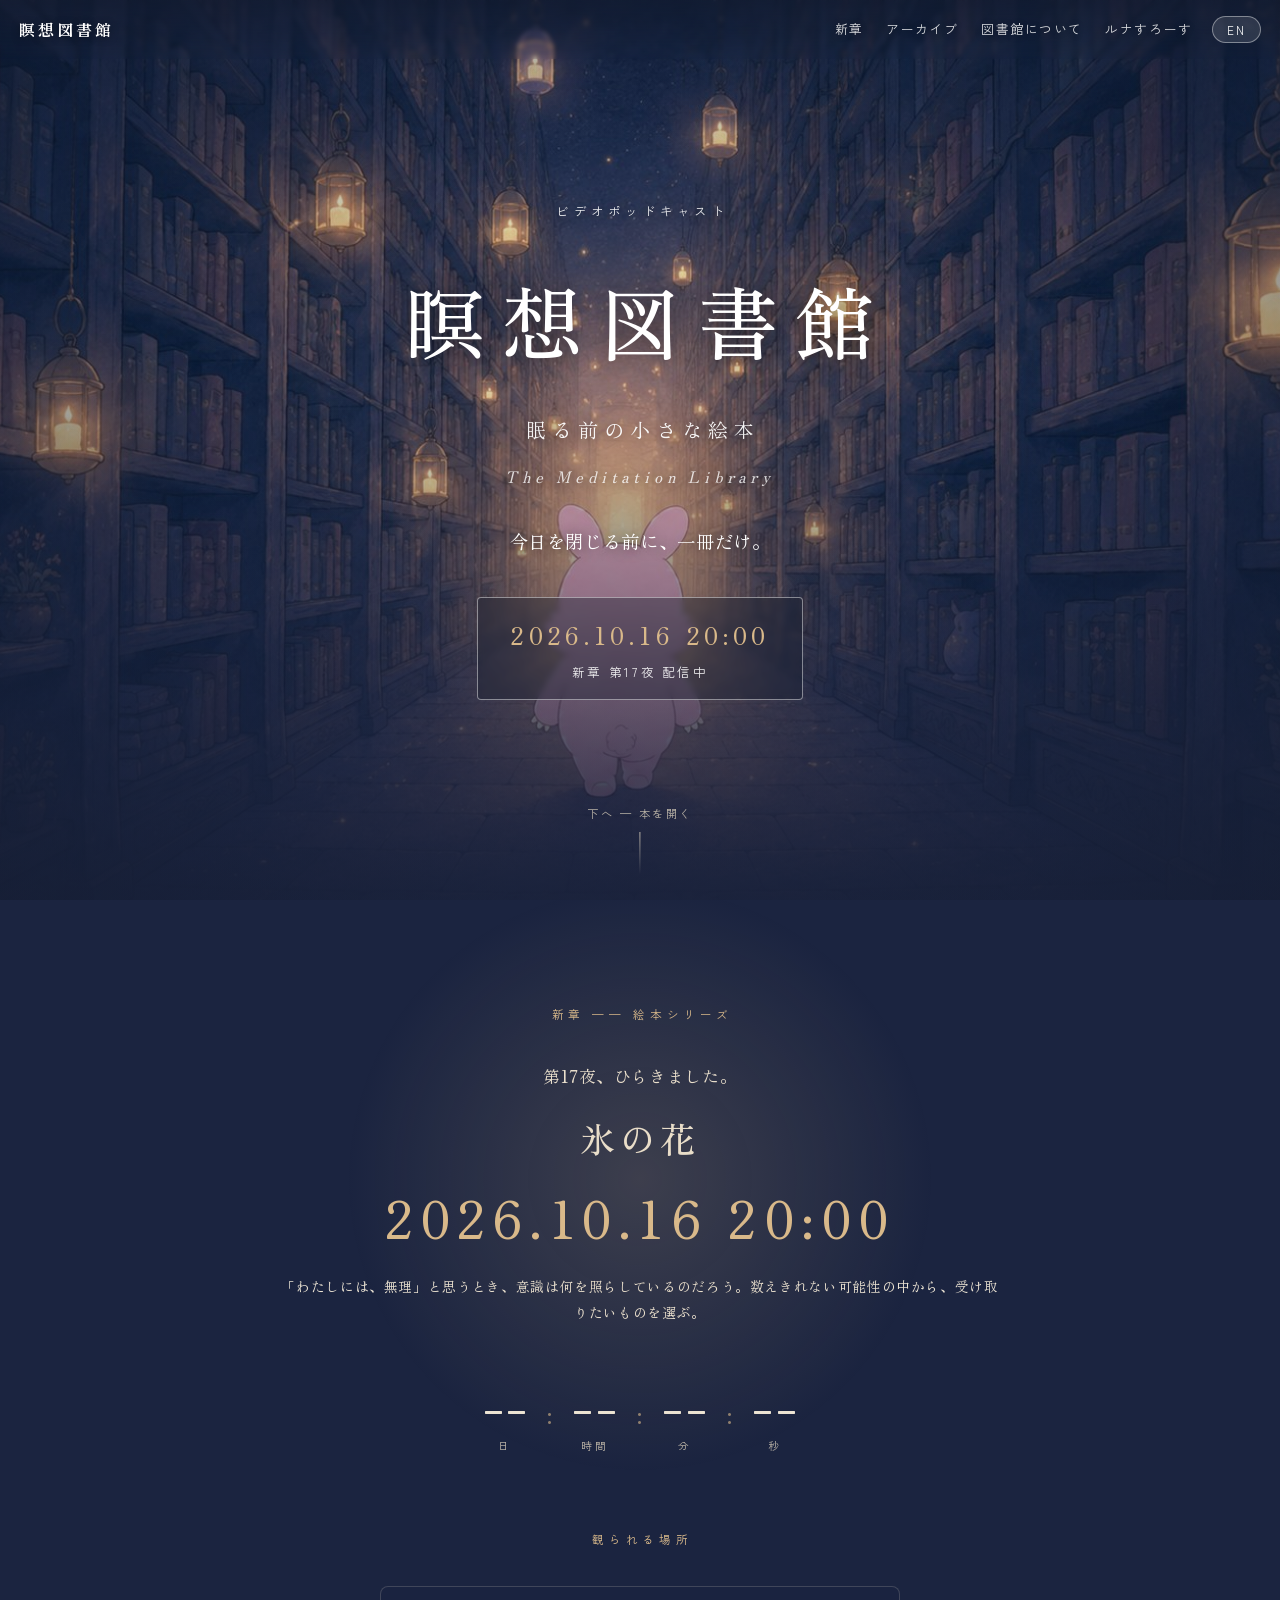
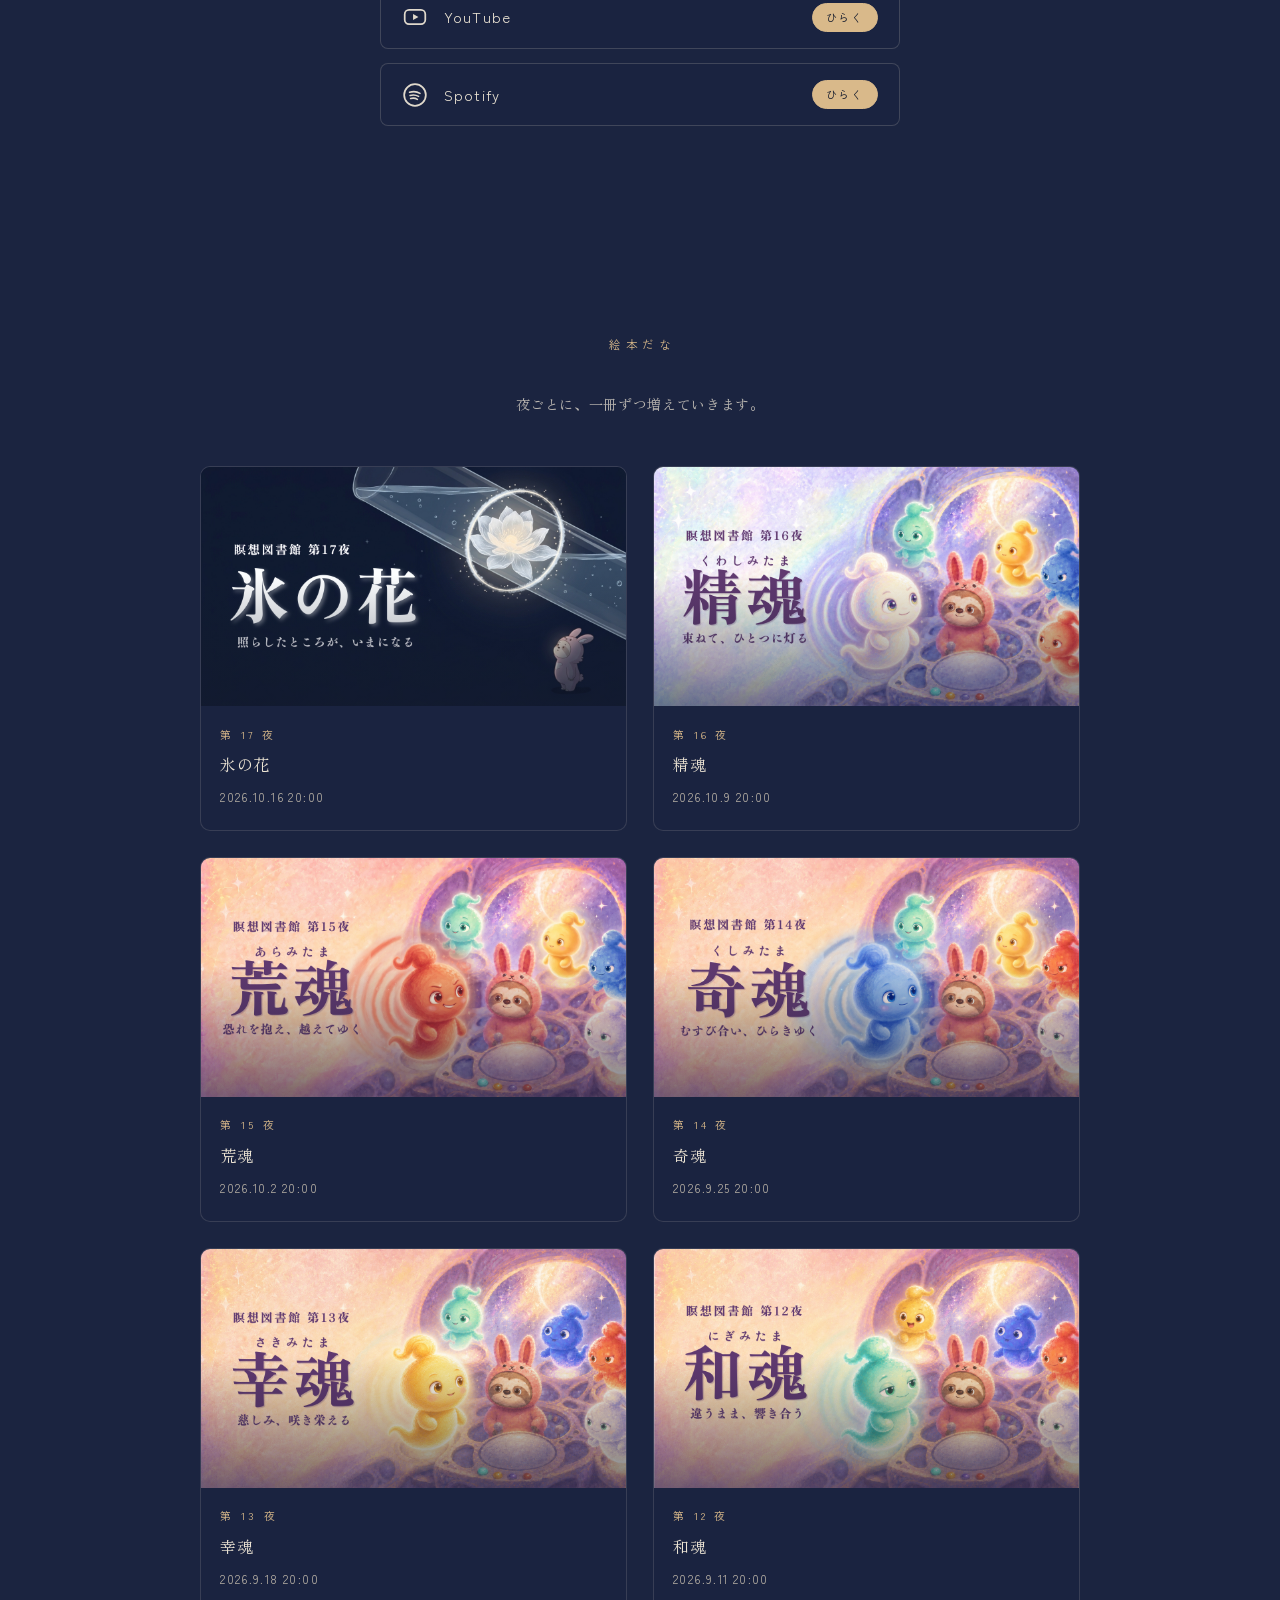
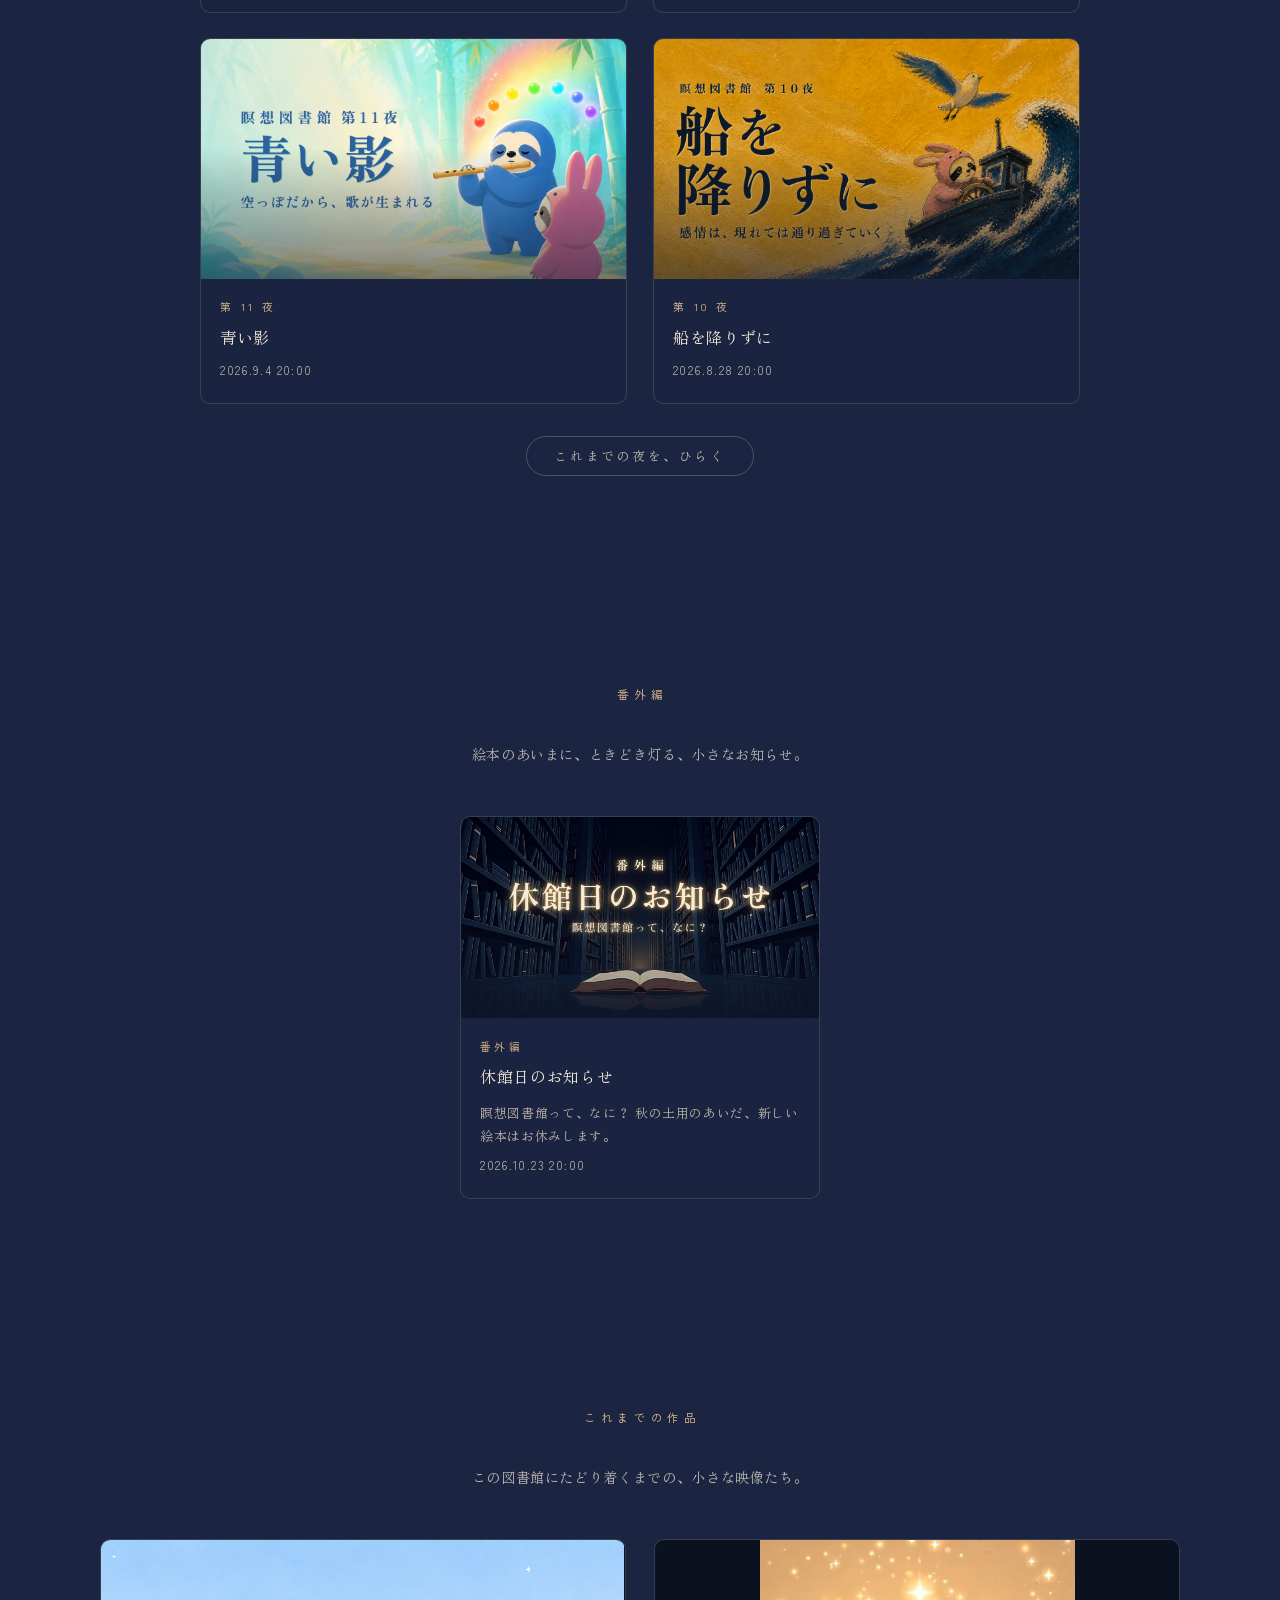
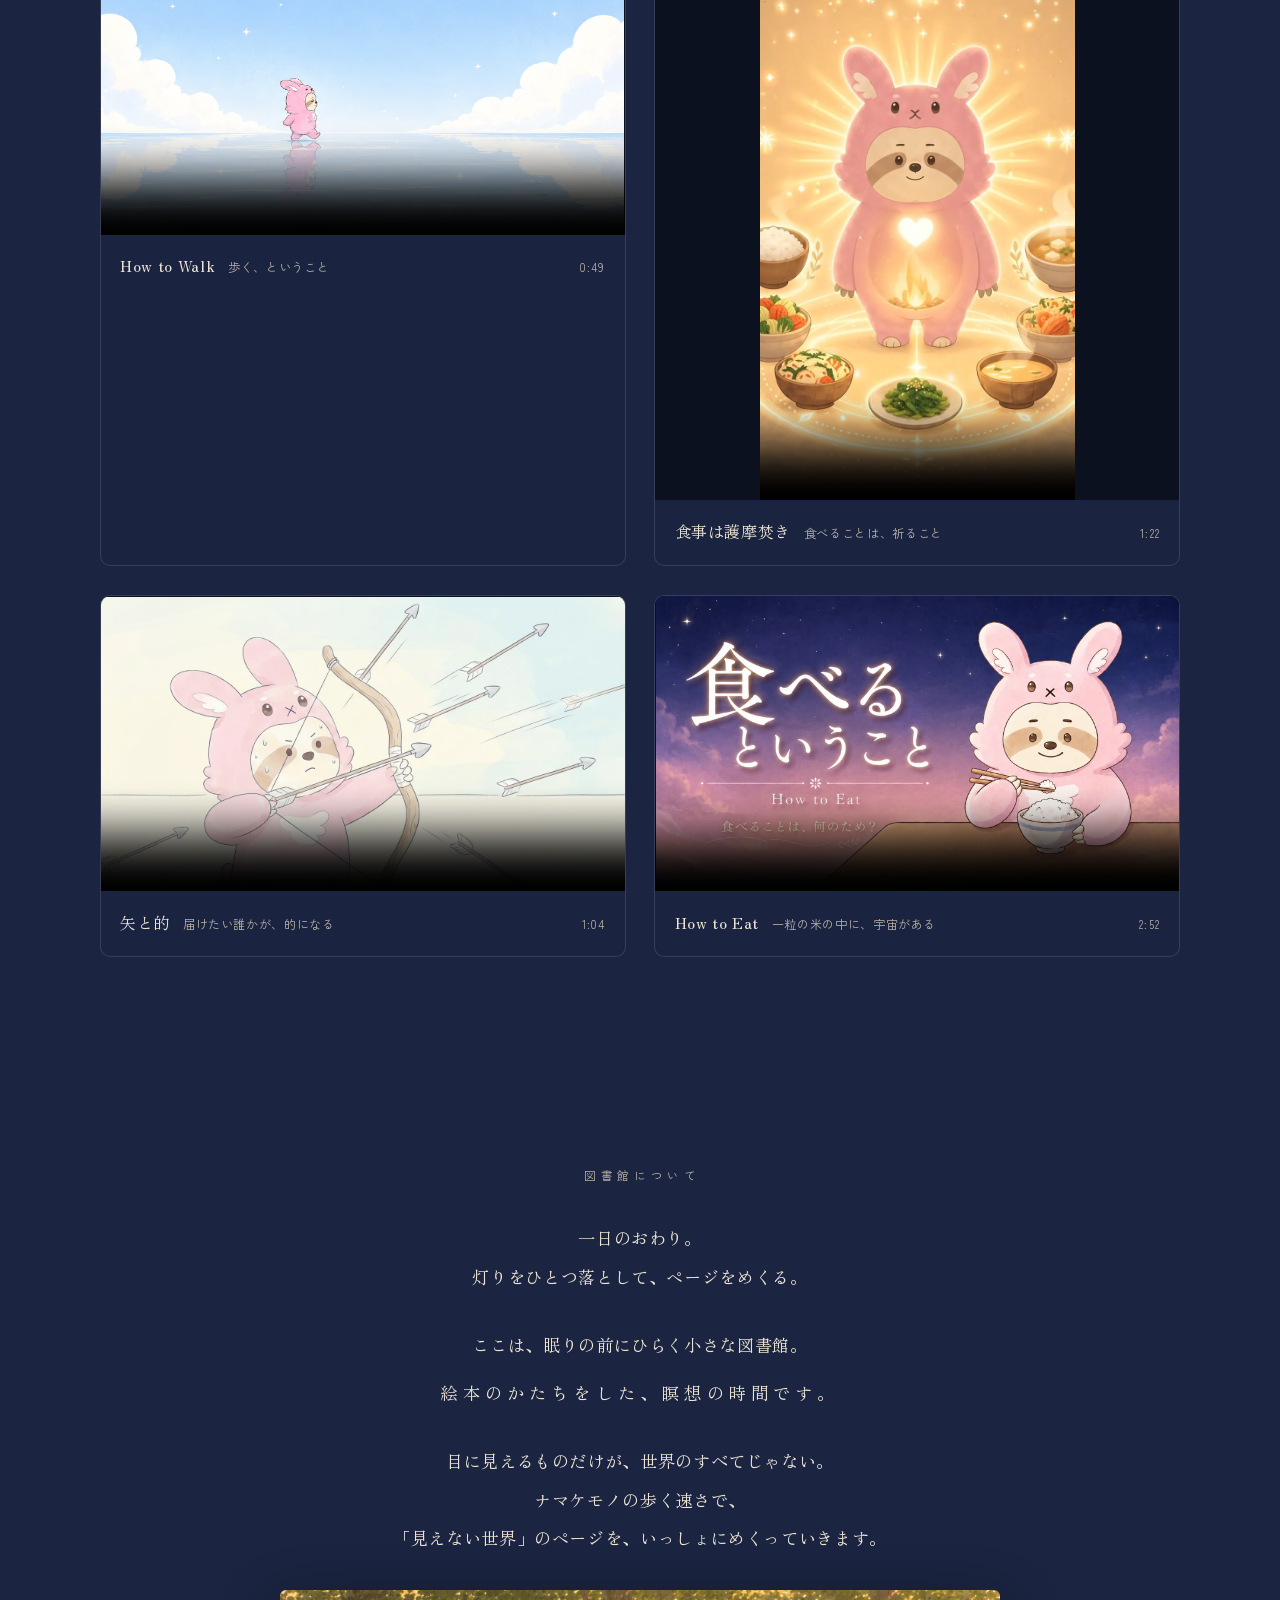
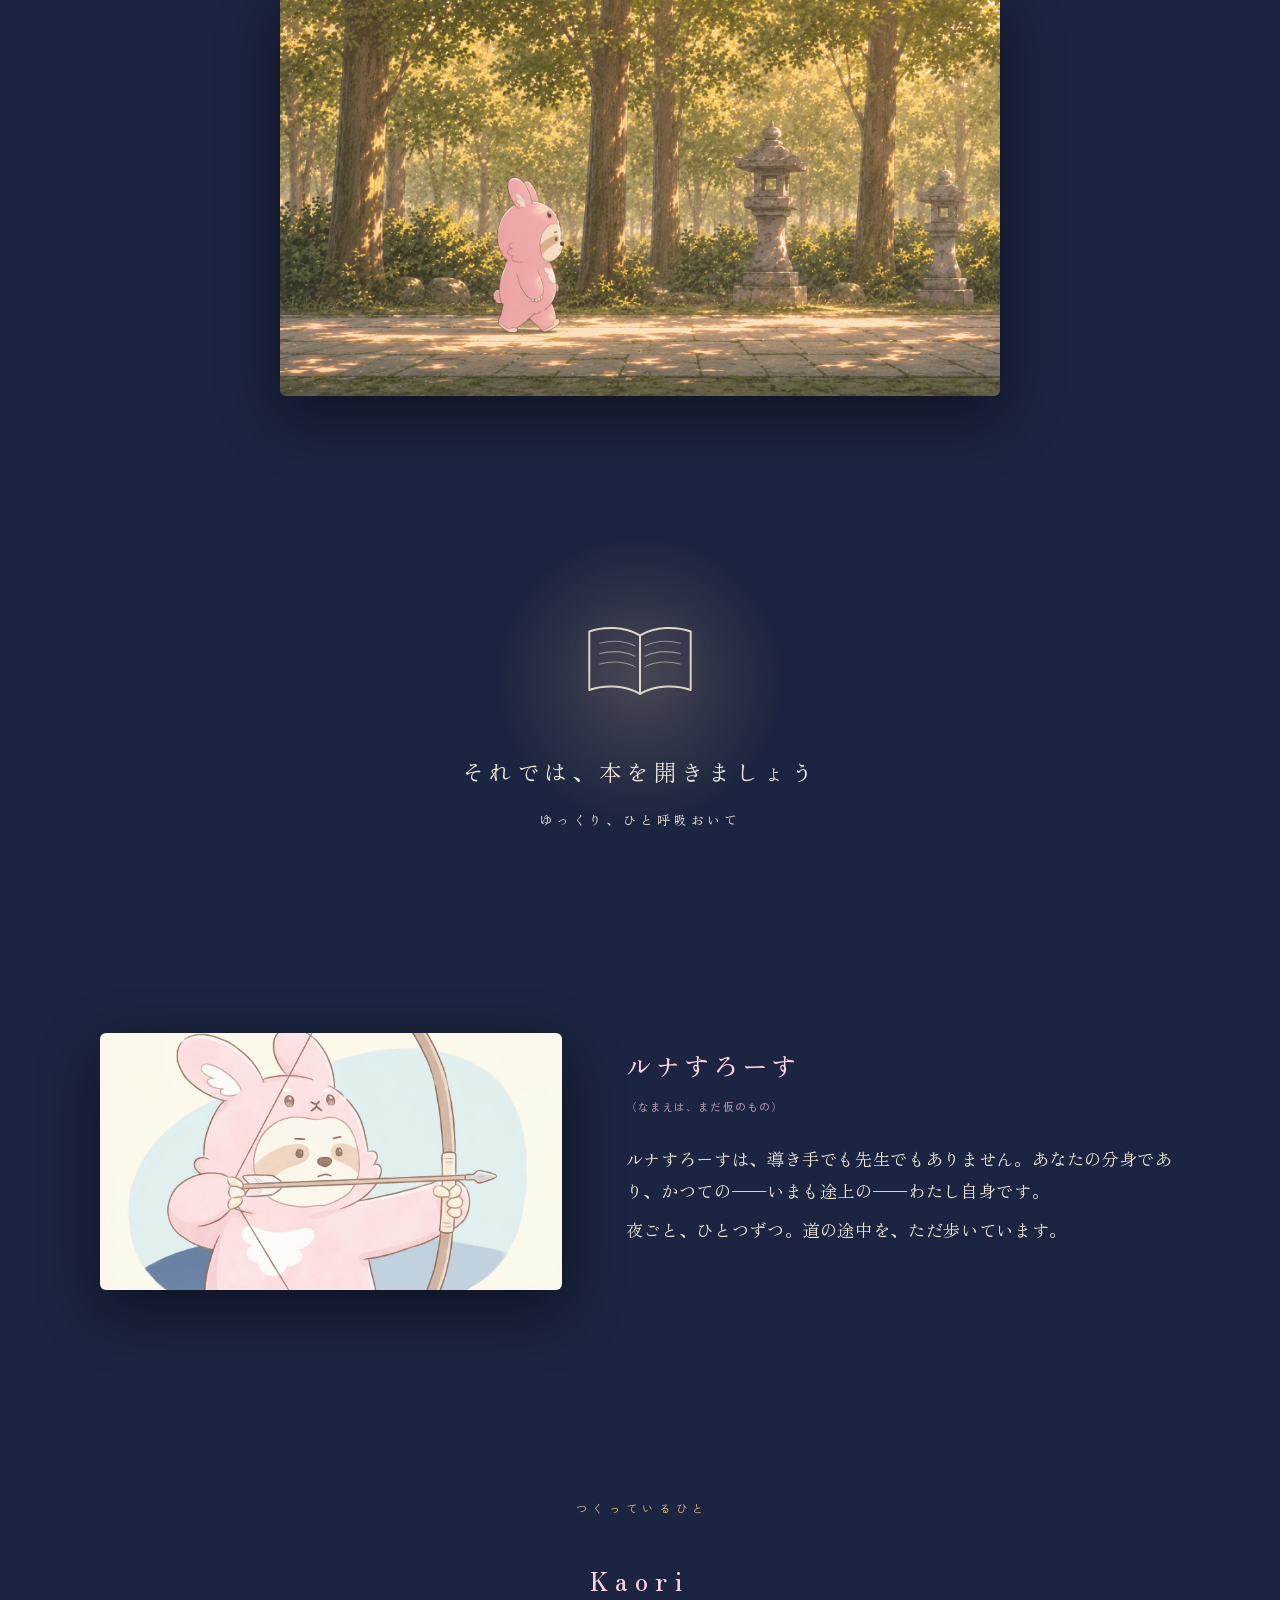
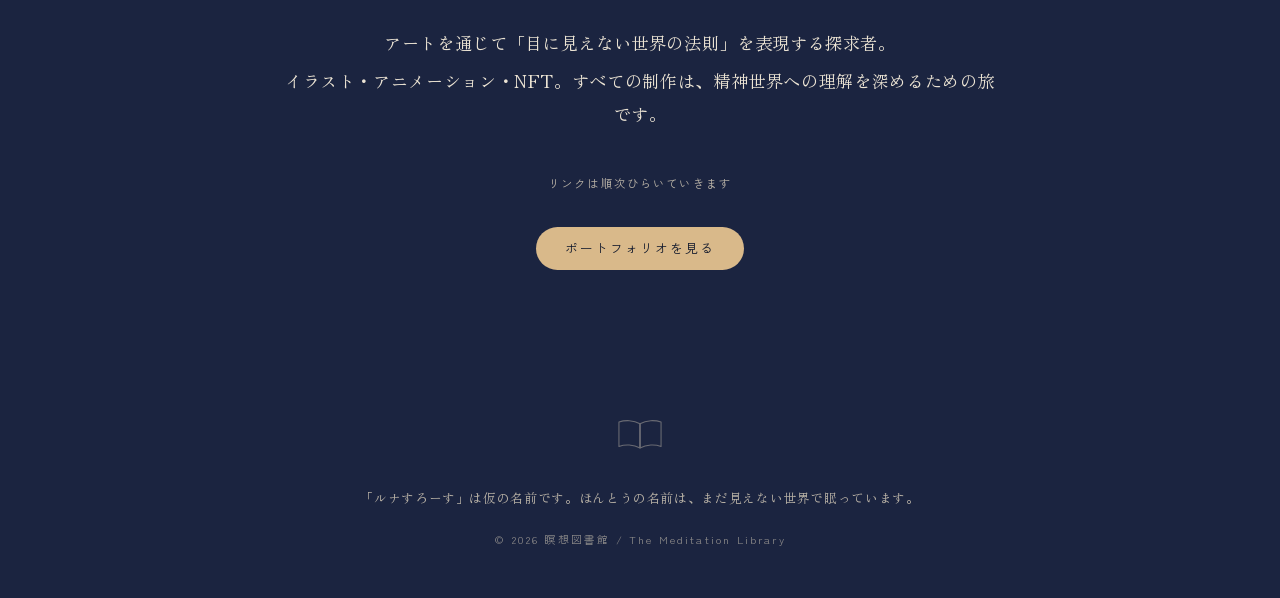
<file: index.html>
<!DOCTYPE html>
<html lang="ja">
<head>
<meta charset="UTF-8">
<meta name="viewport" content="width=device-width, initial-scale=1.0">
<title>瞑想図書館 ── 眠る前の小さな絵本 | The Meditation Library</title>
<meta name="description" content="今日を閉じる前に、一冊だけ。眠りの前にひらく、絵本のかたちをした瞑想の時間。ナマケモノの歩く速さで「見えない世界」のページをめくるビデオポッドキャスト。毎週金曜 20:00 配信。">
<meta property="og:title" content="瞑想図書館 ── 眠る前の小さな絵本">
<meta property="og:description" content="今日を閉じる前に、一冊だけ。毎週金曜 20:00 配信。">
<meta property="og:image" content="https://meditation-library.pages.dev/assets/img/og_card.png">
<meta property="og:url" content="https://meditation-library.pages.dev/">
<meta property="og:type" content="website">
<meta name="twitter:card" content="summary_large_image">
<meta name="twitter:title" content="瞑想図書館 ── 眠る前の小さな絵本">
<meta name="twitter:description" content="今日を閉じる前に、一冊だけ。毎週金曜 20:00 配信。">
<meta name="twitter:image" content="https://meditation-library.pages.dev/assets/img/og_card.png">
<link rel="icon" href="assets/img/favicon.svg" type="image/svg+xml">
<link rel="preconnect" href="https://fonts.googleapis.com">
<link rel="preconnect" href="https://fonts.gstatic.com" crossorigin>
<link href="https://fonts.googleapis.com/css2?family=Zen+Old+Mincho:wght@400;500;700&family=Zen+Kaku+Gothic+New:wght@300;400;500&display=swap" rel="stylesheet">
<link rel="stylesheet" href="assets/css/style.css">
</head>
<body data-lang="ja">

<!-- 星空レイヤー（夜が深まるほど現れる） -->
<div class="stars" aria-hidden="true"></div>

<!-- ヘッダー -->
<header class="site-header">
  <a class="brand" href="#top">瞑想図書館</a>
  <nav class="nav">
    <a href="#premiere" data-i18n="nav.shincho">新章</a>
    <a href="#archive" data-i18n="nav.archive">アーカイブ</a>
    <a href="#concept" data-i18n="nav.concept">図書館について</a>
    <a href="#luna" data-i18n="nav.luna">ルナすろーす</a>
  </nav>
  <button class="lang-toggle" id="langToggle" data-i18n="lang.toggle">EN</button>
</header>

<main id="top">

  <!-- ═══════════ ヒーロー：図書館の扉 ═══════════ -->
  <section class="hero" id="hero">
    <div class="hero-bg" id="heroBg"><!-- JSで生成（カバー画像 or 既存画像） --></div>
    <div class="hero-veil"></div>
    <div class="hero-inner">
      <p class="hero-kicker" data-i18n="hero.kicker">ビデオポッドキャスト</p>
      <h1 class="hero-title" data-i18n="hero.title">瞑想図書館</h1>
      <p class="hero-subtitle" data-i18n="hero.subtitle">眠る前の小さな絵本</p>
      <p class="hero-en">The Meditation Library</p>
      <p class="hero-tagline" data-i18n="hero.tagline">今日を閉じる前に、一冊だけ。</p>
      <p class="hero-premiere">
        <span class="hero-date" id="heroDate"></span>
        <span class="hero-ep" id="heroEp"></span>
      </p>
    </div>
    <a class="scroll-cue" href="#premiere">
      <span data-i18n="hero.scroll">下へ — 本を開く</span>
      <span class="scroll-line"></span>
    </a>
  </section>

  <!-- ═══════════ 新章 ── 絵本シリーズ（カウントダウン） ═══════════ -->
  <section class="section premiere" id="premiere" data-zone="night">
    <div class="premiere-glow" aria-hidden="true"></div>
    <div class="container narrow center">
      <p class="kicker gold" data-i18n="premiere.kicker">新章 ── 絵本シリーズ</p>
      <p class="premiere-lead reveal" id="premiereLead"></p>
      <h2 class="premiere-eptitle" id="premiereEpTitle"></h2>
      <p class="premiere-date" id="premiereDate"></p>
      <p class="premiere-note reveal" id="premiereNote"></p>

      <div class="countdown" id="countdown" role="timer">
        <div class="cd-unit"><span class="cd-num" id="cdDays">--</span><span class="cd-label" data-i18n="cd.days">日</span></div>
        <div class="cd-sep">:</div>
        <div class="cd-unit"><span class="cd-num" id="cdHours">--</span><span class="cd-label" data-i18n="cd.hours">時間</span></div>
        <div class="cd-sep">:</div>
        <div class="cd-unit"><span class="cd-num" id="cdMins">--</span><span class="cd-label" data-i18n="cd.mins">分</span></div>
        <div class="cd-sep">:</div>
        <div class="cd-unit"><span class="cd-num" id="cdSecs">--</span><span class="cd-label" data-i18n="cd.secs">秒</span></div>
      </div>
      <p class="premiere-live" id="premiereLive" data-i18n="premiere.live" hidden>新章が、はじまりました</p>

      <!-- 観られる場所 -->
      <p class="kicker gold listen-kicker" data-i18n="listen.kicker">観られる場所</p>
      <div class="listen-grid" id="listenGrid"><!-- JSで生成 --></div>
    </div>
  </section>

  <!-- ═══════════ 絵本だな ═══════════ -->
  <section class="section episodes" id="episodes" data-zone="night">
    <div class="container">
      <p class="kicker gold" data-i18n="episodes.kicker">絵本だな</p>
      <p class="section-note" data-i18n="episodes.note">夜ごとに、一冊ずつ増えていきます。</p>
      <div class="episode-grid" id="episodeGrid"><!-- JSで生成 --></div>
      <!-- 8冊を超えた分をしまう／出すボタン。冊数は config.js の shelfLimit -->
      <div class="shelf-more" id="shelfMore" hidden>
        <button type="button" class="shelf-toggle" id="shelfToggle" aria-expanded="false" aria-controls="episodeGrid"></button>
      </div>
    </div>
  </section>

  <!-- ═══════════ 番外編（夜数に入らない回。config.js の specials が空なら非表示） ═══════════ -->
  <section class="section specials" id="specials" data-zone="night" hidden>
    <div class="container">
      <p class="kicker gold" data-i18n="specials.kicker">番外編</p>
      <p class="section-note" data-i18n="specials.note">絵本のあいまに、ときどき灯る、小さなお知らせ。</p>
      <div class="episode-grid specials-grid" id="specialsGrid"><!-- JSで生成 --></div>
    </div>
  </section>

  <!-- ═══════════ これまでの作品（アーカイブ） ═══════════ -->
  <section class="section showreel" id="archive" data-zone="night">
    <div class="container">
      <p class="kicker gold" data-i18n="archive.kicker">これまでの作品</p>
      <p class="section-note" data-i18n="archive.note">この図書館にたどり着くまでの、小さな映像たち。</p>
      <div class="reel-grid" id="reelGrid"><!-- JSで生成 --></div>
    </div>
  </section>

  <!-- ═══════════ 図書館について（入り口） ═══════════ -->
  <section class="section concept" id="concept" data-zone="night">
    <div class="container narrow">
      <p class="kicker" data-i18n="concept.kicker">図書館について</p>
      <div class="poem reveal">
        <p data-i18n="concept.line1">一日のおわり。</p>
        <p data-i18n="concept.line2">灯りをひとつ落として、ページをめくる。</p>
      </div>
      <div class="poem reveal">
        <p data-i18n="concept.line3">ここは、眠りの前にひらく小さな図書館。</p>
        <p class="poem-em" data-i18n="concept.line4">絵本のかたちをした、瞑想の時間です。</p>
      </div>
      <div class="poem reveal">
        <p data-i18n="concept.line5">目に見えるものだけが、世界のすべてじゃない。</p>
        <p data-i18n="concept.line6">ナマケモノの歩く速さで、</p>
        <p data-i18n="concept.line7">「見えない世界」のページを、いっしょにめくっていきます。</p>
      </div>
      <figure class="concept-fig reveal">
        <img src="assets/img/world_light.jpg" alt="木漏れ日の参道を歩くルナすろーす" loading="lazy">
      </figure>
    </div>
  </section>

  <!-- ═══════════ 本を開く（演出） ═══════════ -->
  <section class="openbook" id="openbook" data-zone="night">
    <div class="openbook-glow" aria-hidden="true"></div>
    <svg class="openbook-icon" viewBox="0 0 200 150" aria-hidden="true">
      <!-- 開いた本 -->
      <path d="M100 36 C76 22 44 22 22 30 L22 120 C44 112 76 112 100 126 Z"
            fill="none" stroke="currentColor" stroke-width="3" stroke-linejoin="round"/>
      <path d="M100 36 C124 22 156 22 178 30 L178 120 C156 112 124 112 100 126 Z"
            fill="none" stroke="currentColor" stroke-width="3" stroke-linejoin="round"/>
      <line x1="100" y1="36" x2="100" y2="126" stroke="currentColor" stroke-width="3"/>
      <!-- ページの行 -->
      <path d="M38 48 C58 43 76 44 92 52 M38 64 C58 59 76 60 92 68 M38 80 C58 75 76 76 92 84"
            fill="none" stroke="currentColor" stroke-width="1.6" stroke-linecap="round" opacity=".55"/>
      <path d="M162 48 C142 43 124 44 108 52 M162 64 C142 59 124 60 108 68 M162 80 C142 75 124 76 108 84"
            fill="none" stroke="currentColor" stroke-width="1.6" stroke-linecap="round" opacity=".55"/>
    </svg>
    <p class="openbook-line reveal" data-i18n="openbook.line">それでは、本を開きましょう</p>
    <p class="openbook-sub reveal" data-i18n="openbook.sub">ゆっくり、ひと呼吸おいて</p>
  </section>

  <!-- ═══════════ ルナすろーす（紹介） ═══════════ -->
  <section class="section luna" id="luna" data-zone="night">
    <div class="container split">
      <figure class="luna-fig reveal">
        <img src="assets/img/luna_closeup.jpg" alt="ルナすろーす" loading="lazy">
      </figure>
      <div class="luna-text">
        <h2 class="h2">
          <span data-i18n="luna.name">ルナすろーす</span>
          <small class="name-note" data-i18n="luna.note">（なまえは、まだ仮のもの）</small>
        </h2>
        <div class="poem reveal">
          <p data-i18n="luna.body1">ルナすろーすは、導き手でも先生でもありません。あなたの分身であり、かつての——いまも途上の——わたし自身です。</p>
          <p data-i18n="luna.body3">夜ごと、ひとつずつ。道の途中を、ただ歩いています。</p>
        </div>
      </div>
    </div>
  </section>

  <!-- ═══════════ クリエイター＆通知 ═══════════ -->
  <section class="section creator" id="creator" data-zone="night">
    <div class="container narrow center">
      <p class="kicker gold" data-i18n="creator.kicker">つくっているひと</p>
      <h2 class="h2" data-i18n="creator.name">Kaori</h2>
      <div class="poem reveal">
        <p data-i18n="creator.body1">アートを通じて「目に見えない世界の法則」を表現する探求者。</p>
        <p data-i18n="creator.body2">イラスト・アニメーション・NFT。すべての制作は、精神世界への理解を深めるための旅です。</p>
      </div>
      <div class="creator-links" id="creatorLinks"><!-- JSで生成 --></div>
      <p class="portfolio-wrap"><a class="portfolio-link" id="portfolioLink" hidden target="_blank" rel="noopener" data-i18n="creator.portfolio">ポートフォリオを見る</a></p>

      <!-- しおりを贈る（制作支援。configが空なら自動で非表示） -->
      <div class="support" id="support" hidden>
        <p class="kicker gold" data-i18n="support.kicker">しおりを贈る</p>
        <div class="poem reveal">
          <p data-i18n="support.lead1">もし、この夜がすこし心に残ったら。</p>
          <p data-i18n="support.lead2">次の一冊をつくる灯りを、そっと分けてもらえたら嬉しいです。</p>
        </div>
        <div class="support-methods" id="supportMethods"><!-- JSで生成 --></div>
        <p class="support-note" data-i18n="support.note">送り手の情報は決済サービス側で守られ、わたしには届きません。</p>
      </div>

      <!-- メール登録フォーム：formActionが未設定のため現在は非表示。
           復活させるときは下の hidden を外し、config.js の formAction にURLを入れる -->
      <div class="notify" id="notify" hidden>
        <p class="kicker gold" data-i18n="notify.kicker">新章のはじまりを、お知らせします</p>
        <p class="notify-body" data-i18n="notify.body">6.26の配信を、静かにお知らせします。</p>
        <form class="notify-form" id="notifyForm">
          <input type="email" id="notifyEmail" name="email" required data-i18n-placeholder="notify.placeholder" placeholder="メールアドレス">
          <button type="submit" data-i18n="notify.submit">登録する</button>
        </form>
        <p class="notify-msg" id="notifyMsg" hidden></p>
      </div>
    </div>
  </section>

</main>

<footer class="site-footer" data-zone="night">
  <svg class="footer-book" viewBox="0 0 200 150" aria-hidden="true">
    <path d="M100 36 C76 22 44 22 22 30 L22 120 C44 112 76 112 100 126 Z" fill="none" stroke="currentColor" stroke-width="4" stroke-linejoin="round"/>
    <path d="M100 36 C124 22 156 22 178 30 L178 120 C156 112 124 112 100 126 Z" fill="none" stroke="currentColor" stroke-width="4" stroke-linejoin="round"/>
    <line x1="100" y1="36" x2="100" y2="126" stroke="currentColor" stroke-width="4"/>
  </svg>
  <p class="footer-note" data-i18n="footer.note">「ルナすろーす」は仮の名前です。ほんとうの名前は、まだ見えない世界で眠っています。</p>
  <p class="footer-copy">© 2026 瞑想図書館 / The Meditation Library</p>
</footer>

<script src="assets/js/config.js"></script>
<script src="assets/js/i18n.js"></script>
<script src="assets/js/main.js"></script>
</body>
</html>
</file>
<file: assets/css/style.css>
/* =========================================================
   瞑想図書館 ── 眠る前の小さな絵本 / The Meditation Library
   テーマ：「眠りの夜の図書館」
   ヒーローの下から夜がはじまり、スクロールとともに深くなる
   （2026-08-20まで「生成り → 夕暮れ → 深い夜」だったが、
     新章を上・図書館についてを下に並べ替えたため夜に統一した）
   ========================================================= */

:root {
  /* 見える世界 */
  --cream: #f7f1e6;
  --ink: #5b4c42;
  --ink-soft: #8a7868;
  /* 夕暮れ（結界の狭間） */
  --dusk: #6e5a74;
  /* 見えない世界 */
  --night: #131a2d;
  --night-2: #1b2440;
  --moon: #ece4d4;
  --moon-soft: #b9b2a6;
  --gold: #d9b98a;
  --pink: #ffd1e3;
  --pink-deep: #e8a8bf;

  --serif: "Zen Old Mincho", "Hiragino Mincho ProN", serif;
  --sans: "Zen Kaku Gothic New", "Hiragino Kaku Gothic ProN", sans-serif;

  --night-amount: 0; /* JSが0→1で更新（星の濃さ） */
}

* { margin: 0; padding: 0; box-sizing: border-box; }
html { scroll-behavior: smooth; }

body {
  font-family: var(--sans);
  background: var(--night-2); /* JSがスクロールで上書き */
  color: var(--moon);
  line-height: 1.9;
  letter-spacing: 0.04em;
  overflow-x: hidden;
  transition: color 0.6s ease;
}

img { max-width: 100%; display: block; }

/* ---------- 星空（夜が深まるほど現れる） ---------- */
.stars {
  position: fixed; inset: 0; pointer-events: none; z-index: 0;
  opacity: var(--night-amount);
  transition: opacity 0.4s linear;
  background-image:
    radial-gradient(1px 1px at 12% 22%, rgba(236,228,212,.9), transparent 60%),
    radial-gradient(1px 1px at 28% 64%, rgba(236,228,212,.6), transparent 60%),
    radial-gradient(1.5px 1.5px at 41% 15%, rgba(255,209,227,.7), transparent 60%),
    radial-gradient(1px 1px at 55% 48%, rgba(236,228,212,.8), transparent 60%),
    radial-gradient(1px 1px at 63% 81%, rgba(236,228,212,.5), transparent 60%),
    radial-gradient(1.5px 1.5px at 72% 30%, rgba(217,185,138,.8), transparent 60%),
    radial-gradient(1px 1px at 84% 60%, rgba(236,228,212,.7), transparent 60%),
    radial-gradient(1px 1px at 91% 12%, rgba(236,228,212,.6), transparent 60%),
    radial-gradient(1.2px 1.2px at 7% 85%, rgba(255,209,227,.5), transparent 60%),
    radial-gradient(1px 1px at 47% 92%, rgba(236,228,212,.6), transparent 60%);
  animation: twinkle 7s ease-in-out infinite alternate;
}
@keyframes twinkle { from { filter: brightness(.85);} to { filter: brightness(1.25);} }

/* ---------- ヘッダー ---------- */
.site-header {
  position: fixed; top: 0; left: 0; right: 0; z-index: 50;
  display: flex; align-items: center; gap: 1.2rem;
  padding: 0.9rem 1.2rem;
  background: linear-gradient(to bottom, rgba(19,26,45,.55), transparent);
  backdrop-filter: blur(2px);
}
.brand {
  font-family: var(--serif); font-weight: 700; font-size: 1rem;
  color: #fff; text-decoration: none; letter-spacing: .18em;
  text-shadow: 0 1px 8px rgba(0,0,0,.45);
}
.nav { display: none; gap: 1.4rem; margin-left: auto; }
.nav a {
  color: rgba(255,255,255,.85); text-decoration: none; font-size: .8rem;
  letter-spacing: .12em; text-shadow: 0 1px 6px rgba(0,0,0,.4);
}
.nav a:hover { color: var(--pink); }
.lang-toggle {
  margin-left: auto;
  font-family: var(--sans); font-size: .72rem; letter-spacing: .14em;
  color: #fff; background: rgba(255,255,255,.12);
  border: 1px solid rgba(255,255,255,.4); border-radius: 999px;
  padding: .3rem .9rem; cursor: pointer;
}
.lang-toggle:hover { background: rgba(255,255,255,.25); }
@media (min-width: 760px) {
  .nav { display: flex; }
  .lang-toggle { margin-left: 0; }
}

/* ---------- ヒーロー ---------- */
.hero {
  position: relative; min-height: 100svh;
  display: flex; align-items: center; justify-content: center;
  text-align: center; overflow: hidden;
}
.hero-bg { position: absolute; inset: 0; }
.hero-slide {
  position: absolute; inset: 0; width: 100%; height: 100%;
  object-fit: cover; object-position: center;
  opacity: 0;
  transition: opacity 3.4s ease; /* ゆっくり溶けるフェード */
  transform: scale(1.02);
  animation: heroZoom 22s ease-in-out infinite alternate;
}
.hero-slide.is-active { opacity: 1; }
@keyframes heroZoom { from { transform: scale(1.02);} to { transform: scale(1.09);} }
.hero-veil {
  position: absolute; inset: 0;
  background:
    radial-gradient(ellipse at center 42%, rgba(19,26,45,0) 30%, rgba(19,26,45,.55) 100%),
    linear-gradient(to bottom, rgba(19,26,45,.25), rgba(19,26,45,.1) 40%, rgba(27,36,64,.92) 99%);
}
.hero-inner { position: relative; z-index: 2; padding: 0 1.5rem; color: #fff; }
.hero-kicker {
  font-size: .78rem; letter-spacing: .42em; text-indent: .42em;
  color: rgba(255,255,255,.92); text-shadow: 0 1px 10px rgba(0,0,0,.5);
  margin-bottom: 1.2rem;
}
.hero-title {
  font-family: var(--serif); font-weight: 500;
  font-size: clamp(2.6rem, 9vw, 5rem);
  letter-spacing: .22em; text-indent: .22em;
  text-shadow: 0 2px 24px rgba(0,0,0,.55);
}
.hero-subtitle {
  font-family: var(--serif);
  font-size: clamp(.95rem, 3.2vw, 1.25rem);
  letter-spacing: .3em; text-indent: .3em;
  color: rgba(255,255,255,.95); margin-top: 1rem;
  text-shadow: 0 1px 12px rgba(0,0,0,.55);
}
.hero-en {
  font-family: var(--serif); font-style: italic;
  font-size: clamp(.8rem, 2.4vw, 1rem);
  letter-spacing: .3em; color: rgba(255,255,255,.8);
  margin-top: .8rem; text-shadow: 0 1px 10px rgba(0,0,0,.5);
}
.hero-tagline {
  font-family: var(--serif);
  font-size: clamp(.92rem, 3vw, 1.15rem);
  margin-top: 2rem; color: #fff;
  text-shadow: 0 1px 12px rgba(0,0,0,.6);
}
.hero-premiere {
  margin-top: 2.4rem; display: inline-flex; flex-direction: column; gap: .2rem;
  padding: .9rem 2rem; border: 1px solid rgba(255,255,255,.45); border-radius: 4px;
  background: rgba(19,26,45,.35); backdrop-filter: blur(3px);
}
.hero-date {
  font-family: var(--serif); font-size: 1.5rem; letter-spacing: .18em; color: var(--gold);
}
.hero-ep { font-size: .78rem; letter-spacing: .26em; color: rgba(255,255,255,.9); }
.scroll-cue {
  position: absolute; bottom: 1.6rem; left: 50%; transform: translateX(-50%);
  z-index: 2; text-decoration: none; color: var(--moon-soft);
  font-size: .7rem; letter-spacing: .22em;
  display: flex; flex-direction: column; align-items: center; gap: .5rem;
}
.scroll-line {
  width: 1px; height: 42px;
  background: linear-gradient(to bottom, var(--moon-soft), transparent);
  animation: cueDrop 2.2s ease-in-out infinite;
}
@keyframes cueDrop {
  0% { transform: scaleY(0); transform-origin: top; }
  55% { transform: scaleY(1); transform-origin: top; }
  100% { transform: scaleY(1); opacity: 0; }
}

/* ---------- 共通セクション ---------- */
.section { position: relative; z-index: 1; padding: 6.5rem 1.5rem; }
.container { max-width: 1080px; margin: 0 auto; }
.container.narrow { max-width: 720px; }
.center { text-align: center; }

.kicker {
  font-size: .72rem; letter-spacing: .4em; text-indent: .4em;
  color: var(--moon-soft); margin-bottom: 2.2rem; text-align: center;
}
.kicker.gold { color: var(--gold); }
.h2 { font-family: var(--serif); font-weight: 500; font-size: 1.6rem; letter-spacing: .12em; }
.name-note { display: block; font-family: var(--sans); font-size: .68rem; letter-spacing: .1em; color: inherit; opacity: .6; margin-top: .4rem; }

.poem { font-family: var(--serif); margin-bottom: 2.2rem; }
.poem p { margin-bottom: .35rem; font-size: clamp(.95rem, 2.6vw, 1.08rem); }
.poem-em { letter-spacing: .3em; margin-top: 1rem; }
.section-note {
  text-align: center; font-family: var(--serif); font-size: .88rem;
  opacity: .75; margin-bottom: 3rem;
}

/* スクロール出現 */
.reveal { opacity: 0; transform: translateY(22px); transition: opacity 1.1s ease, transform 1.1s ease; }
.reveal.in { opacity: 1; transform: none; }

/* ---------- コンセプト（見える世界） ---------- */
.concept { text-align: center; }
.concept-fig img {
  border-radius: 6px; margin: 1rem auto 0;
  box-shadow: 0 20px 60px rgba(0,0,0,.45);
}

/* ---------- 本を開く（演出） ---------- */
.openbook {
  position: relative; z-index: 1; text-align: center;
  padding: 7rem 1.5rem 6rem; color: var(--moon); overflow: hidden;
}
.openbook-icon {
  position: relative; z-index: 1;
  width: 130px; margin: 0 auto 2rem; color: currentColor; opacity: .92;
  filter: drop-shadow(0 0 18px rgba(255,209,227,.3));
  transform-origin: center;
  animation: bookBreath 6s ease-in-out infinite;
}
@keyframes bookBreath {
  0%, 100% { transform: translateY(0) scale(1); opacity: .85; }
  50% { transform: translateY(-6px) scale(1.03); opacity: 1; }
}
.openbook-glow {
  position: absolute; left: 50%; top: 42%;
  width: 320px; height: 320px; transform: translate(-50%, -50%);
  background: radial-gradient(circle, rgba(217,185,138,.22), transparent 65%);
  pointer-events: none;
  animation: glowPulse 5.5s ease-in-out infinite;
}
@keyframes glowPulse {
  0%, 100% { opacity: .5; transform: translate(-50%,-50%) scale(.9); }
  50% { opacity: 1; transform: translate(-50%,-50%) scale(1.1); }
}
.openbook-line {
  position: relative; z-index: 1;
  font-family: var(--serif); font-size: clamp(1.05rem, 3.6vw, 1.4rem);
  letter-spacing: .24em;
}
.openbook-sub {
  position: relative; z-index: 1;
  font-family: var(--serif); font-size: .8rem; letter-spacing: .3em;
  opacity: .65; margin-top: 1rem;
}

/* ---------- ルナすろーす ---------- */
.luna { color: var(--moon); }
.luna .kicker { color: var(--pink); text-align: left; text-indent: 0; }
.split {
  display: grid; gap: 2.5rem; align-items: center;
  grid-template-columns: 1fr;
}
@media (min-width: 820px) { .split { grid-template-columns: 5fr 6fr; gap: 4rem; } }
.luna-fig img {
  border-radius: 6px;
  box-shadow: 0 20px 60px rgba(0,0,0,.45);
}
.luna .h2 { color: var(--pink); margin-bottom: 1.6rem; }
@media (max-width: 819px) {
  .luna .kicker, .luna .h2 { text-align: center; }
  .luna-text { text-align: center; }
}

/* ---------- 配信予告 ---------- */
.premiere { color: var(--moon); overflow: hidden; }
.premiere-glow {
  position: absolute; left: 50%; top: 30%;
  width: min(640px, 100vw); aspect-ratio: 1; transform: translate(-50%, -50%);
  background: radial-gradient(circle, rgba(217,185,138,.18), transparent 65%);
  pointer-events: none;
}
.premiere-lead {
  font-family: var(--serif); font-size: clamp(.9rem, 2.8vw, 1.05rem);
  opacity: .85; margin-bottom: 1.2rem;
}
.premiere-eptitle {
  font-family: var(--serif); font-weight: 500;
  font-size: clamp(1.4rem, 5.2vw, 2.2rem); letter-spacing: .14em;
  color: var(--moon); line-height: 1.5; margin-bottom: 1.4rem;
}
.premiere-date {
  font-family: var(--serif); font-size: clamp(2rem, 8vw, 3.2rem);
  letter-spacing: .12em; color: var(--gold); line-height: 1.2;
}
.premiere-title {
  font-family: var(--serif); font-weight: 500;
  font-size: clamp(1.1rem, 3.6vw, 1.5rem); letter-spacing: .3em; margin-top: .4rem;
}
.premiere-note {
  font-family: var(--serif); font-size: .85rem; opacity: .8; margin-top: 1.6rem;
}
.countdown {
  display: flex; justify-content: center; align-items: baseline; gap: .6rem;
  margin: 3rem 0 1rem; flex-wrap: wrap;
}
.cd-unit { display: flex; flex-direction: column; align-items: center; min-width: 64px; }
.cd-num {
  font-family: var(--serif); font-size: clamp(2.2rem, 8vw, 3.4rem);
  color: var(--moon); line-height: 1;
  font-variant-numeric: tabular-nums;
}
.cd-label { font-size: .66rem; letter-spacing: .26em; color: var(--moon-soft); margin-top: .5rem; }
.cd-sep { font-family: var(--serif); font-size: 1.6rem; color: var(--gold); opacity: .6; }
.premiere-live {
  font-family: var(--serif); font-size: 1.2rem; letter-spacing: .2em;
  color: var(--gold); margin: 2.5rem 0;
}

/* 視聴先 */
.listen-kicker { margin-top: 4.5rem; }
.listen-grid {
  display: grid; gap: .9rem; max-width: 520px; margin: 0 auto;
}
.listen-card {
  display: flex; align-items: center; gap: 1rem;
  padding: 1rem 1.3rem; border-radius: 8px; text-align: left;
  border: 1px solid rgba(236,228,212,.18);
  background: rgba(27,36,64,.55); color: var(--moon);
  text-decoration: none; transition: border-color .3s, background .3s;
}
a.listen-card:hover { border-color: var(--gold); background: rgba(27,36,64,.85); }
.listen-card .icon { width: 26px; height: 26px; flex: none; opacity: .95; }
.listen-name { font-size: .92rem; letter-spacing: .08em; }
.listen-status {
  margin-left: auto; font-size: .68rem; letter-spacing: .18em;
  color: var(--moon-soft); border: 1px solid rgba(236,228,212,.25);
  border-radius: 999px; padding: .2rem .8rem; white-space: nowrap;
}
.listen-card.is-live .listen-status { color: var(--night); background: var(--gold); border-color: var(--gold); }

/* ---------- エピソード ---------- */
.episodes { color: var(--moon); }
.episode-grid {
  display: grid; gap: 1.6rem;
  grid-template-columns: repeat(auto-fill, minmax(min(280px, 100%), 1fr));
  max-width: 880px; margin: 0 auto;
}
.episode-card {
  border-radius: 10px; overflow: hidden;
  background: rgba(27,36,64,.55);
  border: 1px solid rgba(236,228,212,.14);
}
a.episode-card { text-decoration: none; color: inherit; display: block; transition: border-color .3s, transform .3s; }
a.episode-card:hover { border-color: var(--gold); transform: translateY(-3px); }
.episode-card .thumb { position: relative; aspect-ratio: 16/9; overflow: hidden; }
.episode-card .thumb img { width: 100%; height: 100%; object-fit: cover; }
.episode-card .thumb::after {
  content: ""; position: absolute; inset: 0;
  background: linear-gradient(to top, rgba(19,26,45,.55), transparent 55%);
}
.episode-meta { padding: 1.1rem 1.2rem 1.3rem; }
.episode-num { font-size: .68rem; letter-spacing: .3em; color: var(--gold); }
.episode-title { font-family: var(--serif); font-size: 1rem; margin-top: .3rem; }
.episode-date { font-size: .72rem; color: var(--moon-soft); margin-top: .5rem; letter-spacing: .12em; }
.episode-badge {
  display: inline-block; margin-top: .8rem;
  font-size: .66rem; letter-spacing: .2em;
  border: 1px solid var(--gold); color: var(--gold);
  border-radius: 999px; padding: .18rem .8rem;
}
.episode-card.is-live .episode-badge { background: var(--gold); color: var(--night); }
/* 棚に出しきらない夜（消さずに畳んでおく） */
.episode-card.is-tucked { display: none; }
.shelf-more { text-align: center; margin-top: 2rem; }
.shelf-more[hidden] { display: none; }
.shelf-toggle {
  background: none; cursor: pointer;
  font-family: var(--serif); font-size: .8rem; letter-spacing: .2em;
  color: var(--moon-soft); border: 1px solid rgba(236,228,212,.24);
  border-radius: 999px; padding: .6rem 1.7rem;
  transition: border-color .3s, color .3s;
}
.shelf-toggle:hover, .shelf-toggle:focus-visible { border-color: var(--gold); color: var(--gold); }

/* ---------- 番外編（絵本だなと同じカードを、別の棚に） ---------- */
.specials { color: var(--moon); }
.specials[hidden] { display: none; }
/* 件数が少なくても左に寄らず、中央に並ぶように（auto-fit で空の列をつくらない） */
.specials-grid {
  grid-template-columns: repeat(auto-fit, minmax(min(280px, 100%), 360px));
  justify-content: center;
}
.special-note {
  font-family: var(--serif); font-size: .8rem; line-height: 1.8;
  color: var(--moon-soft); margin-top: .6rem;
}

/* ---------- ショーリール ---------- */
.showreel { color: var(--moon); }
.reel-grid {
  display: grid; gap: 1.8rem;
  grid-template-columns: 1fr;
}
@media (min-width: 760px) { .reel-grid { grid-template-columns: 1fr 1fr; } }
.reel-card {
  border-radius: 10px; overflow: hidden;
  background: rgba(27,36,64,.55);
  border: 1px solid rgba(236,228,212,.14);
}
.reel-media {
  position: relative; background: #0c1120;
  display: flex; justify-content: center;
}
.reel-card video {
  width: 100%; display: block;
  aspect-ratio: 16/9; object-fit: contain; background: #0c1120;
}
.reel-card.vertical video {
  aspect-ratio: 9/16; width: auto; max-width: 100%;
  max-height: min(72vh, 560px);
}
.reel-meta {
  display: flex; align-items: baseline; gap: .8rem;
  padding: 1rem 1.2rem 1.2rem; flex-wrap: wrap;
}
.reel-title { font-family: var(--serif); font-size: 1rem; }
.reel-note { font-size: .76rem; color: var(--moon-soft); }
.reel-dur { margin-left: auto; font-size: .7rem; color: var(--moon-soft); letter-spacing: .1em; }

/* ---------- クリエイター＆通知 ---------- */
.creator { color: var(--moon); padding-bottom: 5rem; }
.creator .h2 { color: var(--pink); margin-bottom: 1.4rem; letter-spacing: .3em; }
.creator-links {
  display: flex; flex-wrap: wrap; justify-content: center; gap: .7rem;
  margin: 1rem 0 0;
}
.creator-links a {
  font-size: .76rem; letter-spacing: .14em; text-decoration: none;
  color: var(--moon); border: 1px solid rgba(236,228,212,.3);
  border-radius: 999px; padding: .42rem 1.2rem;
  transition: border-color .3s, color .3s;
}
.creator-links a:hover { border-color: var(--pink); color: var(--pink); }
.creator-links .links-note { font-size: .72rem; color: var(--moon-soft); letter-spacing: .1em; padding: .42rem 0; }

.portfolio-wrap { margin-top: 1.6rem; }
.portfolio-link {
  display: inline-block; text-decoration: none;
  font-size: .8rem; letter-spacing: .16em; color: var(--night);
  background: var(--gold); border-radius: 999px; padding: .6rem 1.8rem;
  transition: filter .3s;
}
.portfolio-link:hover { filter: brightness(1.1); }

.notify {
  margin-top: 5rem; padding: 2.4rem 1.6rem;
  border: 1px solid rgba(217,185,138,.35); border-radius: 12px;
  background: rgba(27,36,64,.45);
}
.notify .kicker { margin-bottom: 1rem; }
.notify-body { font-family: var(--serif); font-size: .88rem; opacity: .85; margin-bottom: 1.6rem; }
.notify-form {
  display: flex; gap: .6rem; max-width: 440px; margin: 0 auto; flex-wrap: wrap;
}
.notify-form input {
  flex: 1 1 220px; padding: .8rem 1.1rem;
  border-radius: 999px; border: 1px solid rgba(236,228,212,.35);
  background: rgba(19,26,45,.6); color: var(--moon);
  font-family: var(--sans); font-size: .85rem; outline: none;
}
.notify-form input:focus { border-color: var(--gold); }
.notify-form button {
  flex: 0 0 auto; padding: .8rem 1.7rem;
  border-radius: 999px; border: none; cursor: pointer;
  background: var(--gold); color: var(--night);
  font-family: var(--sans); font-size: .82rem; letter-spacing: .12em;
  transition: filter .3s;
}
.notify-form button:hover { filter: brightness(1.1); }
.notify-msg { margin-top: 1.1rem; font-size: .8rem; color: var(--pink); }

/* ---------- しおりを贈る（制作支援） ---------- */
.support {
  margin-top: 4.5rem; padding-top: 3.5rem;
  border-top: 1px solid rgba(236,228,212,.18);
}
.support .poem { margin-bottom: 2rem; opacity: .92; }
.support-methods {
  display: flex; flex-direction: column; gap: 1.8rem;
  max-width: 460px; margin: 0 auto;
}
.support-block {
  padding: 1.4rem 1.3rem; border-radius: 12px;
  border: 1px solid rgba(217,185,138,.28); background: rgba(27,36,64,.4);
}
.support-method-label {
  font-size: .74rem; letter-spacing: .2em; color: var(--gold);
  margin-bottom: 1rem;
}
.support-amounts { display: flex; flex-wrap: wrap; justify-content: center; gap: .6rem; }
.support-amount {
  display: inline-block; text-decoration: none;
  font-family: var(--serif); font-size: .9rem; letter-spacing: .06em;
  color: var(--moon); border: 1px solid rgba(236,228,212,.35);
  border-radius: 999px; padding: .5rem 1.3rem;
  transition: border-color .3s, color .3s, background .3s;
}
.support-amount:hover { border-color: var(--gold); color: var(--gold); }
.support-amount.support-free {
  color: var(--night); background: var(--gold); border-color: var(--gold);
}
.support-amount.support-free:hover { filter: brightness(1.08); color: var(--night); }
.support-ens { font-family: var(--serif); font-size: .9rem; color: var(--moon); margin-bottom: .5rem; }
.support-wallet {
  display: flex; align-items: stretch; gap: .5rem; flex-wrap: wrap; justify-content: center;
}
.support-addr {
  flex: 1 1 220px; min-width: 0;
  font-family: ui-monospace, "SFMono-Regular", Menlo, monospace;
  font-size: .76rem; color: var(--moon-soft);
  background: rgba(19,26,45,.6); border: 1px solid rgba(236,228,212,.2);
  border-radius: 8px; padding: .6rem .8rem; word-break: break-all; text-align: left;
}
.support-copy {
  flex: 0 0 auto; cursor: pointer;
  font-family: var(--sans); font-size: .74rem; letter-spacing: .1em;
  color: var(--night); background: var(--gold); border: none;
  border-radius: 8px; padding: .6rem 1.1rem; transition: filter .3s;
}
.support-copy:hover { filter: brightness(1.1); }
.support-chains { font-size: .68rem; color: var(--moon-soft); letter-spacing: .08em; margin-top: .8rem; }
.support-note {
  font-family: var(--serif); font-size: .72rem; color: var(--moon-soft);
  opacity: .8; margin-top: 1.8rem;
}

/* ---------- フッター ---------- */
.site-footer {
  position: relative; z-index: 1; text-align: center;
  padding: 4rem 1.5rem 3rem; color: var(--moon-soft);
}
.footer-book { width: 54px; margin: 0 auto 1.4rem; opacity: .5; color: var(--moon-soft); }
.footer-note { font-family: var(--serif); font-size: .8rem; margin-bottom: 1.2rem; }
.footer-copy { font-size: .68rem; letter-spacing: .2em; opacity: .7; }

/* ---------- アクセシビリティ ---------- */
@media (prefers-reduced-motion: reduce) {
  .hero-slide, .stars, .openbook-icon, .openbook-glow, .scroll-line { animation: none !important; }
  .reveal { transition: none; opacity: 1; transform: none; }
  html { scroll-behavior: auto; }
}
</file>
